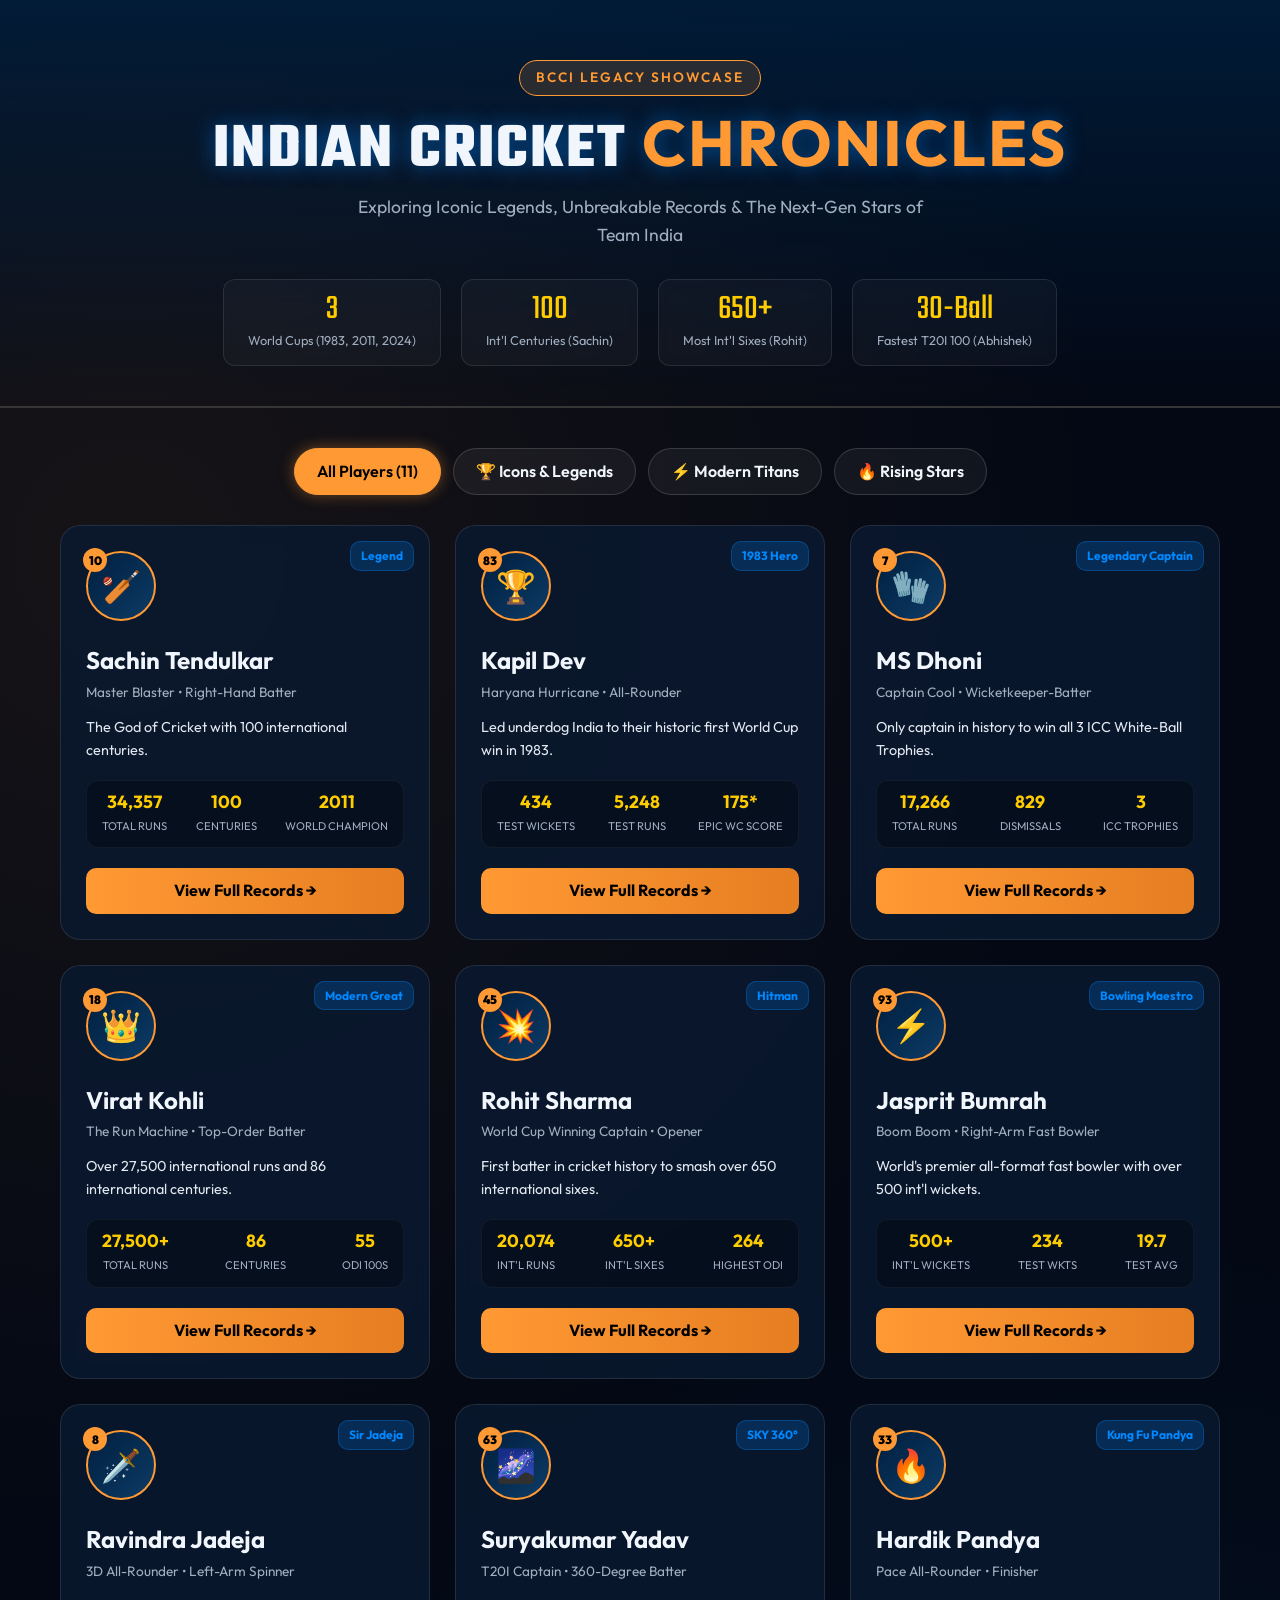
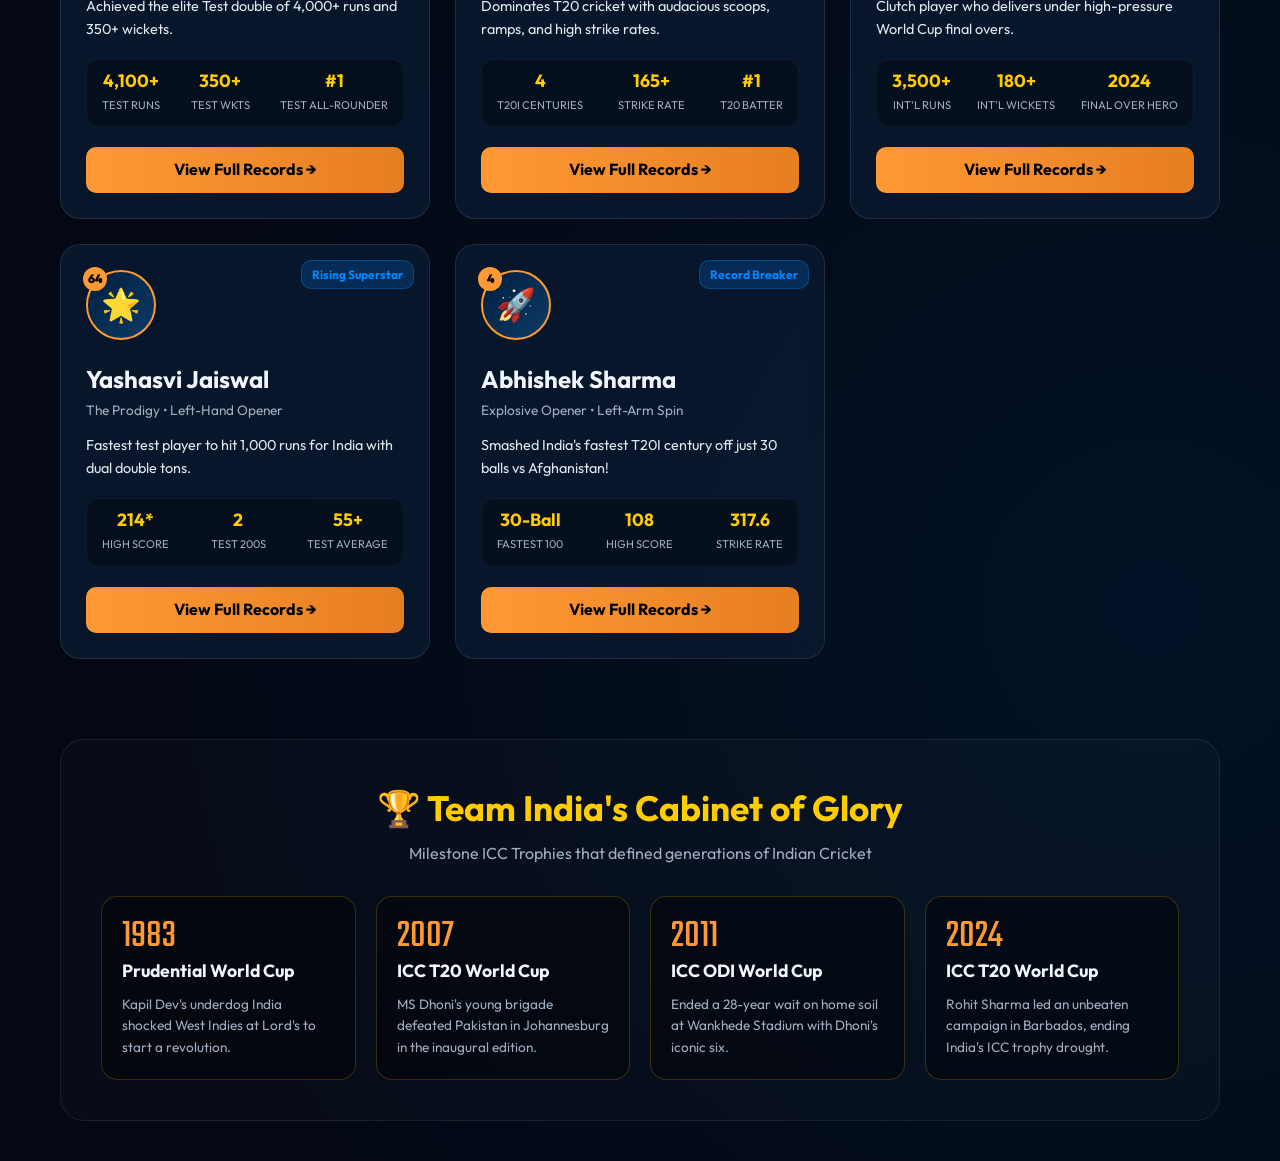
<file: index.html>
<!DOCTYPE html>
<html lang="en">
<head>
    <meta charset="UTF-8">
    <meta name="viewport" content="width=device-width, initial-scale=1.0">
    <title>Indian Cricket Chronicles | Records & Legends</title>
    <link rel="stylesheet" href="style.css">
    <link href="https://fonts.googleapis.com/css2?family=Outfit:wght@300;400;600;800;900&family=Teko:wght@600;700&display=swap" rel="stylesheet">
</head>
<body>

    <!-- Header / Banner -->
    <header class="header">
        <div class="stadium-lights"></div>
        <div class="container header-content">
            <div class="badge">BCCI Legacy Showcase</div>
            <h1>INDIAN CRICKET <span>CHRONICLES</span></h1>
            <p>Exploring Iconic Legends, Unbreakable Records & The Next-Gen Stars of Team India</p>
            
            <div class="stats-counter-strip">
                <div class="stat-box">
                    <span class="num">3</span>
                    <span class="lbl">World Cups (1983, 2011, 2024)</span>
                </div>
                <div class="stat-box">
                    <span class="num">100</span>
                    <span class="lbl">Int'l Centuries (Sachin)</span>
                </div>
                <div class="stat-box">
                    <span class="num">650+</span>
                    <span class="lbl">Most Int'l Sixes (Rohit)</span>
                </div>
                <div class="stat-box">
                    <span class="num">30-Ball</span>
                    <span class="lbl">Fastest T20I 100 (Abhishek)</span>
                </div>
            </div>
        </div>
    </header>

    <!-- Main Container -->
    <main class="container">

        <!-- Category Filters (Pure CSS Radio Buttons) -->
        <div class="filter-wrapper">
            <input type="radio" id="filter-all" name="cricket-filter" checked>
            <input type="radio" id="filter-legend" name="cricket-filter">
            <input type="radio" id="filter-modern" name="cricket-filter">
            <input type="radio" id="filter-future" name="cricket-filter">

            <div class="filter-buttons">
                <label for="filter-all" class="filter-btn">All Players (11)</label>
                <label for="filter-legend" class="filter-btn">🏆 Icons & Legends</label>
                <label for="filter-modern" class="filter-btn">⚡ Modern Titans</label>
                <label for="filter-future" class="filter-btn">🔥 Rising Stars</label>
            </div>

            <!-- Player Grid -->
            <div class="player-grid">

                <!-- Player 1: Sachin Tendulkar -->
                <div class="player-card cat-legend">
                    <div class="card-badge">Legend</div>
                    <div class="avatar-box">
                        <div class="jersey-num">10</div>
                        <div class="avatar-icon">🏏</div>
                    </div>
                    <div class="player-info">
                        <h2>Sachin Tendulkar</h2>
                        <span class="role">Master Blaster • Right-Hand Batter</span>
                        <p class="tagline">The God of Cricket with 100 international centuries.</p>
                        <div class="mini-stats">
                            <div><strong>34,357</strong><span>Total Runs</span></div>
                            <div><strong>100</strong><span>Centuries</span></div>
                            <div><strong>2011</strong><span>World Champion</span></div>
                        </div>
                        <a href="#sachin-modal" class="btn-details">View Full Records &rarr;</a>
                    </div>
                </div>

                <!-- Player 2: Kapil Dev -->
                <div class="player-card cat-legend">
                    <div class="card-badge">1983 Hero</div>
                    <div class="avatar-box">
                        <div class="jersey-num">83</div>
                        <div class="avatar-icon">🏆</div>
                    </div>
                    <div class="player-info">
                        <h2>Kapil Dev</h2>
                        <span class="role">Haryana Hurricane • All-Rounder</span>
                        <p class="tagline">Led underdog India to their historic first World Cup win in 1983.</p>
                        <div class="mini-stats">
                            <div><strong>434</strong><span>Test Wickets</span></div>
                            <div><strong>5,248</strong><span>Test Runs</span></div>
                            <div><strong>175*</strong><span>Epic WC Score</span></div>
                        </div>
                        <a href="#kapil-modal" class="btn-details">View Full Records &rarr;</a>
                    </div>
                </div>

                <!-- Player 3: MS Dhoni -->
                <div class="player-card cat-legend">
                    <div class="card-badge">Legendary Captain</div>
                    <div class="avatar-box">
                        <div class="jersey-num">7</div>
                        <div class="avatar-icon">🧤</div>
                    </div>
                    <div class="player-info">
                        <h2>MS Dhoni</h2>
                        <span class="role">Captain Cool • Wicketkeeper-Batter</span>
                        <p class="tagline">Only captain in history to win all 3 ICC White-Ball Trophies.</p>
                        <div class="mini-stats">
                            <div><strong>17,266</strong><span>Total Runs</span></div>
                            <div><strong>829</strong><span>Dismissals</span></div>
                            <div><strong>3</strong><span>ICC Trophies</span></div>
                        </div>
                        <a href="#dhoni-modal" class="btn-details">View Full Records &rarr;</a>
                    </div>
                </div>

                <!-- Player 4: Virat Kohli -->
                <div class="player-card cat-modern">
                    <div class="card-badge">Modern Great</div>
                    <div class="avatar-box">
                        <div class="jersey-num">18</div>
                        <div class="avatar-icon">👑</div>
                    </div>
                    <div class="player-info">
                        <h2>Virat Kohli</h2>
                        <span class="role">The Run Machine • Top-Order Batter</span>
                        <p class="tagline">Over 27,500 international runs and 86 international centuries.</p>
                        <div class="mini-stats">
                            <div><strong>27,500+</strong><span>Total Runs</span></div>
                            <div><strong>86</strong><span>Centuries</span></div>
                            <div><strong>55</strong><span>ODI 100s</span></div>
                        </div>
                        <a href="#virat-modal" class="btn-details">View Full Records &rarr;</a>
                    </div>
                </div>

                <!-- Player 5: Rohit Sharma -->
                <div class="player-card cat-modern">
                    <div class="card-badge">Hitman</div>
                    <div class="avatar-box">
                        <div class="jersey-num">45</div>
                        <div class="avatar-icon">💥</div>
                    </div>
                    <div class="player-info">
                        <h2>Rohit Sharma</h2>
                        <span class="role">World Cup Winning Captain • Opener</span>
                        <p class="tagline">First batter in cricket history to smash over 650 international sixes.</p>
                        <div class="mini-stats">
                            <div><strong>20,074</strong><span>Int'l Runs</span></div>
                            <div><strong>650+</strong><span>Int'l Sixes</span></div>
                            <div><strong>264</strong><span>Highest ODI</span></div>
                        </div>
                        <a href="#rohit-modal" class="btn-details">View Full Records &rarr;</a>
                    </div>
                </div>

                <!-- Player 6: Jasprit Bumrah -->
                <div class="player-card cat-modern">
                    <div class="card-badge">Bowling Maestro</div>
                    <div class="avatar-box">
                        <div class="jersey-num">93</div>
                        <div class="avatar-icon">⚡</div>
                    </div>
                    <div class="player-info">
                        <h2>Jasprit Bumrah</h2>
                        <span class="role">Boom Boom • Right-Arm Fast Bowler</span>
                        <p class="tagline">World's premier all-format fast bowler with over 500 int'l wickets.</p>
                        <div class="mini-stats">
                            <div><strong>500+</strong><span>Int'l Wickets</span></div>
                            <div><strong>234</strong><span>Test Wkts</span></div>
                            <div><strong>19.7</strong><span>Test Avg</span></div>
                        </div>
                        <a href="#bumrah-modal" class="btn-details">View Full Records &rarr;</a>
                    </div>
                </div>

                <!-- Player 7: Ravindra Jadeja -->
                <div class="player-card cat-modern">
                    <div class="card-badge">Sir Jadeja</div>
                    <div class="avatar-box">
                        <div class="jersey-num">8</div>
                        <div class="avatar-icon">🗡️</div>
                    </div>
                    <div class="player-info">
                        <h2>Ravindra Jadeja</h2>
                        <span class="role">3D All-Rounder • Left-Arm Spinner</span>
                        <p class="tagline">Achieved the elite Test double of 4,000+ runs and 350+ wickets.</p>
                        <div class="mini-stats">
                            <div><strong>4,100+</strong><span>Test Runs</span></div>
                            <div><strong>350+</strong><span>Test Wkts</span></div>
                            <div><strong>#1</strong><span>Test All-Rounder</span></div>
                        </div>
                        <a href="#jadeja-modal" class="btn-details">View Full Records &rarr;</a>
                    </div>
                </div>

                <!-- Player 8: Suryakumar Yadav -->
                <div class="player-card cat-modern">
                    <div class="card-badge">SKY 360°</div>
                    <div class="avatar-box">
                        <div class="jersey-num">63</div>
                        <div class="avatar-icon">🌌</div>
                    </div>
                    <div class="player-info">
                        <h2>Suryakumar Yadav</h2>
                        <span class="role">T20I Captain • 360-Degree Batter</span>
                        <p class="tagline">Dominates T20 cricket with audacious scoops, ramps, and high strike rates.</p>
                        <div class="mini-stats">
                            <div><strong>4</strong><span>T20I Centuries</span></div>
                            <div><strong>165+</strong><span>Strike Rate</span></div>
                            <div><strong>#1</strong><span>T20 Batter</span></div>
                        </div>
                        <a href="#sky-modal" class="btn-details">View Full Records &rarr;</a>
                    </div>
                </div>

                <!-- Player 9: Hardik Pandya -->
                <div class="player-card cat-modern">
                    <div class="card-badge">Kung Fu Pandya</div>
                    <div class="avatar-box">
                        <div class="jersey-num">33</div>
                        <div class="avatar-icon">🔥</div>
                    </div>
                    <div class="player-info">
                        <h2>Hardik Pandya</h2>
                        <span class="role">Pace All-Rounder • Finisher</span>
                        <p class="tagline">Clutch player who delivers under high-pressure World Cup final overs.</p>
                        <div class="mini-stats">
                            <div><strong>3,500+</strong><span>Int'l Runs</span></div>
                            <div><strong>180+</strong><span>Int'l Wickets</span></div>
                            <div><strong>2024</strong><span>Final Over Hero</span></div>
                        </div>
                        <a href="#hardik-modal" class="btn-details">View Full Records &rarr;</a>
                    </div>
                </div>

                <!-- Player 10: Yashasvi Jaiswal -->
                <div class="player-card cat-future">
                    <div class="card-badge">Rising Superstar</div>
                    <div class="avatar-box">
                        <div class="jersey-num">64</div>
                        <div class="avatar-icon">🌟</div>
                    </div>
                    <div class="player-info">
                        <h2>Yashasvi Jaiswal</h2>
                        <span class="role">The Prodigy • Left-Hand Opener</span>
                        <p class="tagline">Fastest test player to hit 1,000 runs for India with dual double tons.</p>
                        <div class="mini-stats">
                            <div><strong>214*</strong><span>High Score</span></div>
                            <div><strong>2</strong><span>Test 200s</span></div>
                            <div><strong>55+</strong><span>Test Average</span></div>
                        </div>
                        <a href="#yashasvi-modal" class="btn-details">View Full Records &rarr;</a>
                    </div>
                </div>

                <!-- Player 11: Abhishek Sharma -->
                <div class="player-card cat-future">
                    <div class="card-badge">Record Breaker</div>
                    <div class="avatar-box">
                        <div class="jersey-num">4</div>
                        <div class="avatar-icon">🚀</div>
                    </div>
                    <div class="player-info">
                        <h2>Abhishek Sharma</h2>
                        <span class="role">Explosive Opener • Left-Arm Spin</span>
                        <p class="tagline">Smashed India's fastest T20I century off just 30 balls vs Afghanistan!</p>
                        <div class="mini-stats">
                            <div><strong>30-Ball</strong><span>Fastest 100</span></div>
                            <div><strong>108</strong><span>High Score</span></div>
                            <div><strong>317.6</strong><span>Strike Rate</span></div>
                        </div>
                        <a href="#abhishek-modal" class="btn-details">View Full Records &rarr;</a>
                    </div>
                </div>

            </div>
        </div>

        <!-- Major Trophy Records Section -->
        <section class="trophy-section">
            <h2>🏆 Team India's Cabinet of Glory</h2>
            <p>Milestone ICC Trophies that defined generations of Indian Cricket</p>
            
            <div class="trophy-grid">
                <div class="trophy-card">
                    <div class="year">1983</div>
                    <h3>Prudential World Cup</h3>
                    <p>Kapil Dev's underdog India shocked West Indies at Lord's to start a revolution.</p>
                </div>
                <div class="trophy-card">
                    <div class="year">2007</div>
                    <h3>ICC T20 World Cup</h3>
                    <p>MS Dhoni's young brigade defeated Pakistan in Johannesburg in the inaugural edition.</p>
                </div>
                <div class="trophy-card">
                    <div class="year">2011</div>
                    <h3>ICC ODI World Cup</h3>
                    <p>Ended a 28-year wait on home soil at Wankhede Stadium with Dhoni's iconic six.</p>
                </div>
                <div class="trophy-card">
                    <div class="year">2024</div>
                    <h3>ICC T20 World Cup</h3>
                    <p>Rohit Sharma led an unbeaten campaign in Barbados, ending India's ICC trophy drought.</p>
                </div>
            </div>
        </section>

    </main>

    <!-- PURE CSS MODAL DIALOGS -->

    <!-- Modal: Sachin -->
    <div id="sachin-modal" class="modal-overlay">
        <div class="modal-box">
            <a href="#" class="modal-close">&times;</a>
            <div class="modal-header">
                <h2>Sachin Ramesh Tendulkar</h2>
                <span class="sub">The Master Blaster (1989 - 2013)</span>
            </div>
            <div class="modal-body">
                <h3>Unbreakable Records:</h3>
                <ul class="records-list">
                    <li>Most international runs in history: <strong>34,357 Runs</strong></li>
                    <li>Only cricketer with <strong>100 International Centuries</strong> (51 Test + 49 ODI)</li>
                    <li>First player to score a double century in ODI cricket (200* vs SA in 2010)</li>
                    <li>Most matches played in Cricket History: 200 Tests & 463 ODIs</li>
                </ul>
                <div class="quote-box">"I have seen God, he bats at no. 4 for India." – Matthew Hayden</div>
            </div>
        </div>
    </div>

    <!-- Modal: Kapil Dev -->
    <div id="kapil-modal" class="modal-overlay">
        <div class="modal-box">
            <a href="#" class="modal-close">&times;</a>
            <div class="modal-header">
                <h2>Kapil Dev Nikhanj</h2>
                <span class="sub">Haryana Hurricane (1978 - 1994)</span>
            </div>
            <div class="modal-body">
                <h3>Unbreakable Records:</h3>
                <ul class="records-list">
                    <li>Only player in cricket history to combine <strong>4,000+ Test runs and 400+ Test wickets</strong>.</li>
                    <li>Youngest captain to win an ODI World Cup (Age 24 in 1983).</li>
                    <li>Legendary 175* against Zimbabwe after India was down 17/5 in 1983 World Cup.</li>
                </ul>
                <div class="quote-box">"When you have to make a choice and don't make it, that is in itself a choice."</div>
            </div>
        </div>
    </div>

    <!-- Modal: Dhoni -->
    <div id="dhoni-modal" class="modal-overlay">
        <div class="modal-box">
            <a href="#" class="modal-close">&times;</a>
            <div class="modal-header">
                <h2>Mahendra Singh Dhoni</h2>
                <span class="sub">Captain Cool (2004 - 2019)</span>
            </div>
            <div class="modal-body">
                <h3>Unbreakable Records:</h3>
                <ul class="records-list">
                    <li>Only captain to win <strong>T20 World Cup (2007)</strong>, <strong>ODI World Cup (2011)</strong>, and <strong>Champions Trophy (2013)</strong>.</li>
                    <li>Fastest stumping record in international cricket: <strong>0.08 seconds</strong>.</li>
                    <li>Most matches as captain in international cricket: <strong>332 matches</strong>.</li>
                </ul>
                <div class="quote-box">"Dhoni finishes off in style. India lift the World Cup after 28 years!" – Ravi Shastri</div>
            </div>
        </div>
    </div>

    <!-- Modal: Virat -->
    <div id="virat-modal" class="modal-overlay">
        <div class="modal-box">
            <a href="#" class="modal-close">&times;</a>
            <div class="modal-header">
                <h2>Virat Kohli</h2>
                <span class="sub">The King (2008 - Present)</span>
            </div>
            <div class="modal-body">
                <h3>Updated Career Records:</h3>
                <ul class="records-list">
                    <li><strong>86 International Centuries</strong> (55 ODI + 29 Test + 1 T20I + 1 Latest).</li>
                    <li>Crossed <strong>15,000 ODI runs</strong> and <strong>27,500+ total international runs</strong>.</li>
                    <li>Most runs in a single ODI World Cup edition: <strong>765 runs (2023 World Cup)</strong>.</li>
                </ul>
                <div class="quote-box">"As long as Virat Kohli is at the crease, no chase is impossible."</div>
            </div>
        </div>
    </div>

    <!-- Modal: Rohit -->
    <div id="rohit-modal" class="modal-overlay">
        <div class="modal-box">
            <a href="#" class="modal-close">&times;</a>
            <div class="modal-header">
                <h2>Rohit Gurunath Sharma</h2>
                <span class="sub">The Hitman (2007 - Present)</span>
            </div>
            <div class="modal-body">
                <h3>Updated Career Records:</h3>
                <ul class="records-list">
                    <li>First player in international cricket to reach <strong>650+ Sixes</strong>.</li>
                    <li>Highest individual score in ODI history: <strong>264 runs vs Sri Lanka</strong>.</li>
                    <li>Crossed <strong>20,000 International Runs</strong> with 50 international centuries.</li>
                </ul>
                <div class="quote-box">"When Rohit Sharma gets going, time seems to stop."</div>
            </div>
        </div>
    </div>

    <!-- Modal: Bumrah -->
    <div id="bumrah-modal" class="modal-overlay">
        <div class="modal-box">
            <a href="#" class="modal-close">&times;</a>
            <div class="modal-header">
                <h2>Jasprit Jasbirsingh Bumrah</h2>
                <span class="sub">The Yorker King (2016 - Present)</span>
            </div>
            <div class="modal-body">
                <h3>Updated Career Records:</h3>
                <ul class="records-list">
                    <li>Crossed <strong>500+ International Wickets</strong> across Test, ODI, and T20Is.</li>
                    <li>234 Test wickets with an astonishing bowling average of 19.7.</li>
                    <li>Player of the Tournament in 2024 T20 World Cup.</li>
                </ul>
                <div class="quote-box">"Jasprit Bumrah is a once-in-a-generation bowler."</div>
            </div>
        </div>
    </div>

    <!-- Modal: Jadeja -->
    <div id="jadeja-modal" class="modal-overlay">
        <div class="modal-box">
            <a href="#" class="modal-close">&times;</a>
            <div class="modal-header">
                <h2>Ravindrasinh Anirudhsinh Jadeja</h2>
                <span class="sub">Sir Jadeja (2009 - Present)</span>
            </div>
            <div class="modal-body">
                <h3>Updated Career Records:</h3>
                <ul class="records-list">
                    <li>Became only the 4th cricketer in history to achieve <strong>4,000+ Test Runs & 350+ Test Wickets</strong>.</li>
                    <li>Consistently ranked ICC #1 Test All-Rounder in world cricket.</li>
                    <li>Scored 37 runs in a single IPL over (joint-most in league history).</li>
                </ul>
                <div class="quote-box">"Do not run on Ravindra Jadeja's arm, ever."</div>
            </div>
        </div>
    </div>

    <!-- Modal: SKY -->
    <div id="sky-modal" class="modal-overlay">
        <div class="modal-box">
            <a href="#" class="modal-close">&times;</a>
            <div class="modal-header">
                <h2>Suryakumar Ashok Yadav</h2>
                <span class="sub">SKY / Mr. 360 (2021 - Present)</span>
            </div>
            <div class="modal-body">
                <h3>Career Records:</h3>
                <ul class="records-list">
                    <li>Fastest to reach 1,500 T20I runs in terms of balls faced (1,029 balls).</li>
                    <li>4 T20I centuries scored from positions lower than opening batter.</li>
                    <li>Took the iconic boundary catch of David Miller in the 2024 T20 World Cup Final.</li>
                </ul>
                <div class="quote-box">"Sky has no limit, and neither does Suryakumar Yadav."</div>
            </div>
        </div>
    </div>

    <!-- Modal: Hardik -->
    <div id="hardik-modal" class="modal-overlay">
        <div class="modal-box">
            <a href="#" class="modal-close">&times;</a>
            <div class="modal-header">
                <h2>Hardik Himanshu Pandya</h2>
                <span class="sub">Kung Fu Pandya (2016 - Present)</span>
            </div>
            <div class="modal-body">
                <h3>Career Records:</h3>
                <ul class="records-list">
                    <li>Defended 16 runs in the final over of the 2024 T20 World Cup Final against South Africa.</li>
                    <li>First Indian player to hit 50 runs and take 4 wickets in a single T20I match.</li>
                </ul>
                <div class="quote-box">"I like taking responsibility when the situation is tough."</div>
            </div>
        </div>
    </div>

    <!-- Modal: Yashasvi -->
    <div id="yashasvi-modal" class="modal-overlay">
        <div class="modal-box">
            <a href="#" class="modal-close">&times;</a>
            <div class="modal-header">
                <h2>Yashasvi Jaiswal</h2>
                <span class="sub">Next-Gen Wonder (2023 - Present)</span>
            </div>
            <div class="modal-body">
                <h3>Career Records:</h3>
                <ul class="records-list">
                    <li>Scored back-to-back double centuries in a Test series against England.</li>
                    <li>Fastest 50 in IPL history off just 13 balls.</li>
                    <li>Equalized the world record for most sixes in a Test innings (12 Sixes).</li>
                </ul>
                <div class="quote-box">"From selling pani-puri to dominating Test cricket, Yashasvi is pure inspiration."</div>
            </div>
        </div>
    </div>

    <!-- Modal: Abhishek Sharma -->
    <div id="abhishek-modal" class="modal-overlay">
        <div class="modal-box">
            <a href="#" class="modal-close">&times;</a>
            <div class="modal-header">
                <h2>Abhishek Sharma</h2>
                <span class="sub">Fearless Power-Hitter (2024 - Present)</span>
            </div>
            <div class="modal-body">
                <h3>Record-Breaking Milestone:</h3>
                <ul class="records-list">
                    <li>Smashed the <strong>fastest T20I century by an Indian (30 balls)</strong> vs Afghanistan, breaking Rohit Sharma's 35-ball record.</li>
                    <li>Fastest T20I hundred by any batter representing an <strong>ICC Full Member nation</strong>.</li>
                    <li>Scored 108 off 34 balls with 9 fours and 11 sixes at a strike rate of 317.65.</li>
                    <li>Highest individual score in the powerplay in men's T20Is (76* off 22 balls).</li>
                </ul>
                <div class="quote-box">"I just hit the ball if it is in my zone, simple as that."</div>
            </div>
        </div>
    </div>
</file>
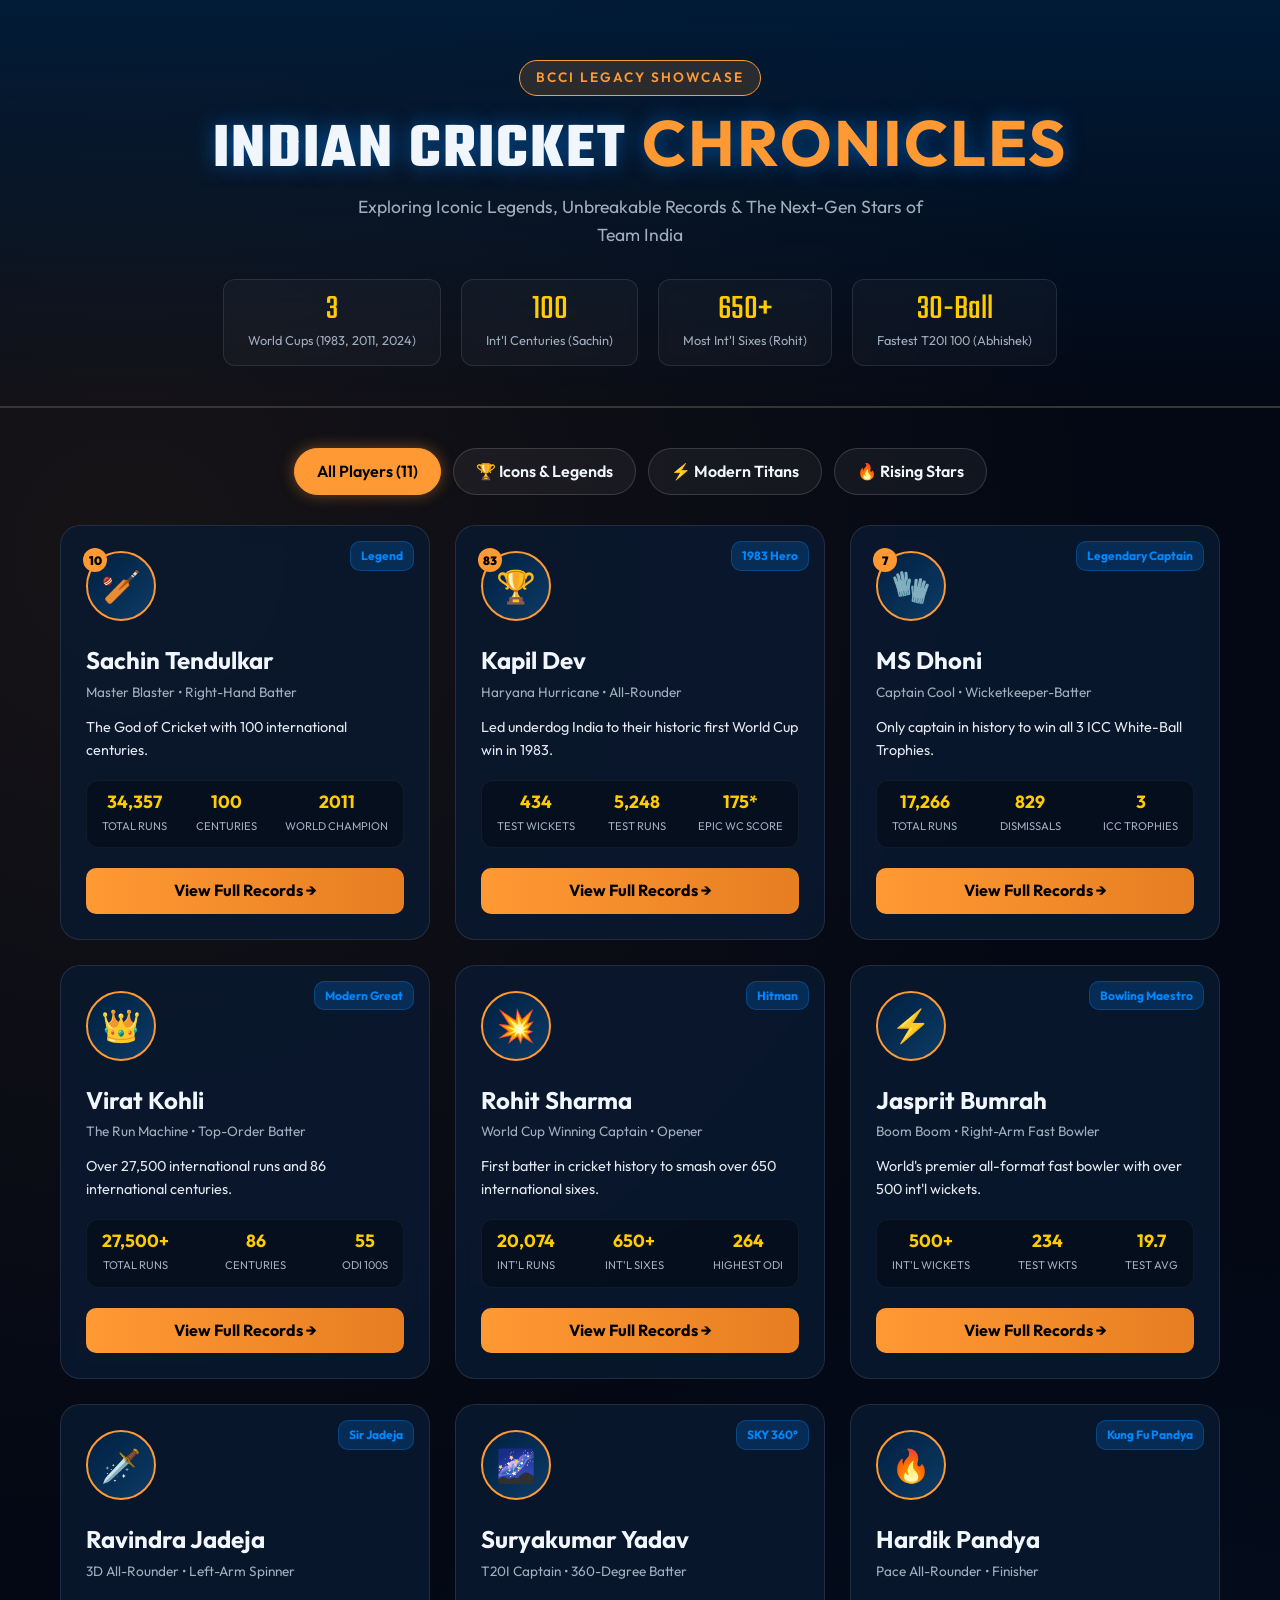
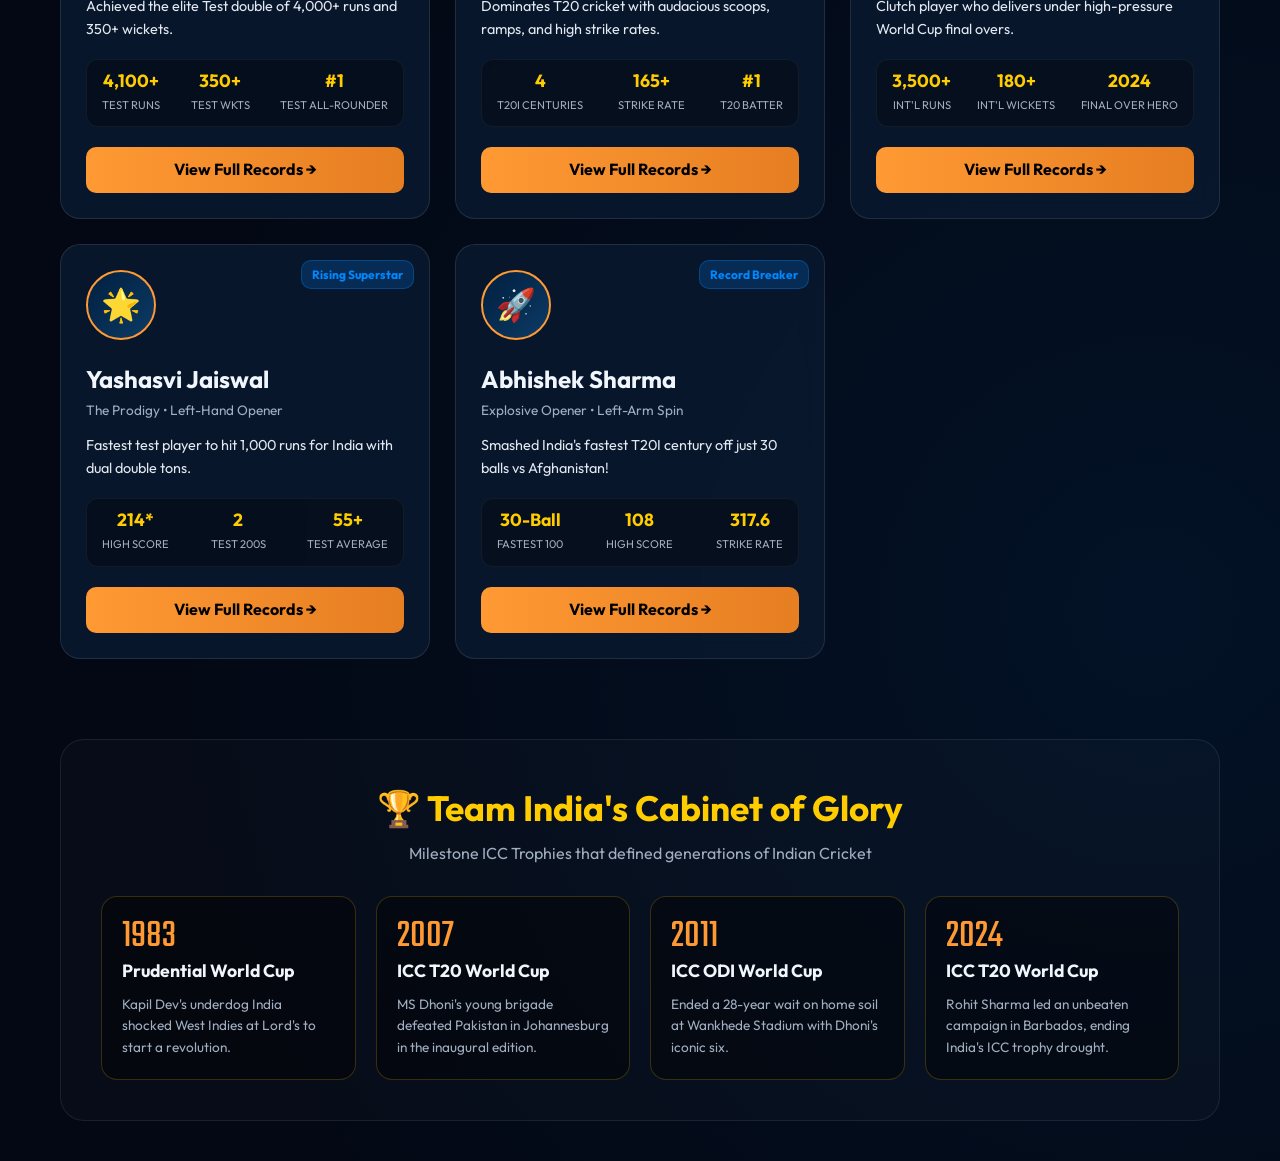
<file: HDML/project_2.html>
<!DOCTYPE html>
<html lang="en">
<head>
    <meta charset="UTF-8">
    <meta name="viewport" content="width=device-width, initial-scale=1.0">
    <title>Indian Cricket Chronicles | Records & Legends</title>
    <link rel="stylesheet" href="project_2.css">
    <link href="https://fonts.googleapis.com/css2?family=Outfit:wght@300;400;600;800;900&family=Teko:wght@600;700&display=swap" rel="stylesheet">
</head>
<body>

    <!-- Header / Banner -->
    <header class="header">
        <div class="stadium-lights"></div>
        <div class="container header-content">
            <div class="badge">BCCI Legacy Showcase</div>
            <h1>INDIAN CRICKET <span>CHRONICLES</span></h1>
            <p>Exploring Iconic Legends, Unbreakable Records & The Next-Gen Stars of Team India</p>
            
            <div class="stats-counter-strip">
                <div class="stat-box">
                    <span class="num">3</span>
                    <span class="lbl">World Cups (1983, 2011, 2024)</span>
                </div>
                <div class="stat-box">
                    <span class="num">100</span>
                    <span class="lbl">Int'l Centuries (Sachin)</span>
                </div>
                <div class="stat-box">
                    <span class="num">650+</span>
                    <span class="lbl">Most Int'l Sixes (Rohit)</span>
                </div>
                <div class="stat-box">
                    <span class="num">30-Ball</span>
                    <span class="lbl">Fastest T20I 100 (Abhishek)</span>
                </div>
            </div>
        </div>
    </header>

    <!-- Main Container -->
    <main class="container">

        <!-- Category Filters (Pure CSS Radio Buttons) -->
        <div class="filter-wrapper">
            <input type="radio" id="filter-all" name="cricket-filter" checked>
            <input type="radio" id="filter-legend" name="cricket-filter">
            <input type="radio" id="filter-modern" name="cricket-filter">
            <input type="radio" id="filter-future" name="cricket-filter">

            <div class="filter-buttons">
                <label for="filter-all" class="filter-btn">All Players (11)</label>
                <label for="filter-legend" class="filter-btn">🏆 Icons & Legends</label>
                <label for="filter-modern" class="filter-btn">⚡ Modern Titans</label>
                <label for="filter-future" class="filter-btn">🔥 Rising Stars</label>
            </div>

            <!-- Player Grid -->
            <div class="player-grid">

                <!-- Player 1: Sachin Tendulkar -->
                <div class="player-card cat-legend">
                    <div class="card-badge">Legend</div>
                    <div class="avatar-box">
                        <div class="jersey-num">10</div>
                        <div class="avatar-icon">🏏</div>
                    </div>
                    <div class="player-info">
                        <h2>Sachin Tendulkar</h2>
                        <span class="role">Master Blaster • Right-Hand Batter</span>
                        <p class="tagline">The God of Cricket with 100 international centuries.</p>
                        <div class="mini-stats">
                            <div><strong>34,357</strong><span>Total Runs</span></div>
                            <div><strong>100</strong><span>Centuries</span></div>
                            <div><strong>2011</strong><span>World Champion</span></div>
                        </div>
                        <a href="#sachin-modal" class="btn-details">View Full Records &rarr;</a>
                    </div>
                </div>

                <!-- Player 2: Kapil Dev -->
                <div class="player-card cat-legend">
                    <div class="card-badge">1983 Hero</div>
                    <div class="avatar-box">
                        <div class="jersey-num">83</div>
                        <div class="avatar-icon">🏆</div>
                    </div>
                    <div class="player-info">
                        <h2>Kapil Dev</h2>
                        <span class="role">Haryana Hurricane • All-Rounder</span>
                        <p class="tagline">Led underdog India to their historic first World Cup win in 1983.</p>
                        <div class="mini-stats">
                            <div><strong>434</strong><span>Test Wickets</span></div>
                            <div><strong>5,248</strong><span>Test Runs</span></div>
                            <div><strong>175*</strong><span>Epic WC Score</span></div>
                        </div>
                        <a href="#kapil-modal" class="btn-details">View Full Records &rarr;</a>
                    </div>
                </div>

                <!-- Player 3: MS Dhoni -->
                <div class="player-card cat-legend">
                    <div class="card-badge">Legendary Captain</div>
                    <div class="avatar-box">
                        <div class="jersey-num">7</div>
                        <div class="avatar-icon">🧤</div>
                    </div>
                    <div class="player-info">
                        <h2>MS Dhoni</h2>
                        <span class="role">Captain Cool • Wicketkeeper-Batter</span>
                        <p class="tagline">Only captain in history to win all 3 ICC White-Ball Trophies.</p>
                        <div class="mini-stats">
                            <div><strong>17,266</strong><span>Total Runs</span></div>
                            <div><strong>829</strong><span>Dismissals</span></div>
                            <div><strong>3</strong><span>ICC Trophies</span></div>
                        </div>
                        <a href="#dhoni-modal" class="btn-details">View Full Records &rarr;</a>
                    </div>
                </div>

                <!-- Player 4: Virat Kohli -->
                <div class="player-card cat-modern">
                    <div class="card-badge">Modern Great</div>
                    <div class="avatar-box">
                        <div class="jersey-num">18</div>
                        <div class="avatar-icon">👑</div>
                    </div>
                    <div class="player-info">
                        <h2>Virat Kohli</h2>
                        <span class="role">The Run Machine • Top-Order Batter</span>
                        <p class="tagline">Over 27,500 international runs and 86 international centuries.</p>
                        <div class="mini-stats">
                            <div><strong>27,500+</strong><span>Total Runs</span></div>
                            <div><strong>86</strong><span>Centuries</span></div>
                            <div><strong>55</strong><span>ODI 100s</span></div>
                        </div>
                        <a href="#virat-modal" class="btn-details">View Full Records &rarr;</a>
                    </div>
                </div>

                <!-- Player 5: Rohit Sharma -->
                <div class="player-card cat-modern">
                    <div class="card-badge">Hitman</div>
                    <div class="avatar-box">
                        <div class="jersey-num">45</div>
                        <div class="avatar-icon">💥</div>
                    </div>
                    <div class="player-info">
                        <h2>Rohit Sharma</h2>
                        <span class="role">World Cup Winning Captain • Opener</span>
                        <p class="tagline">First batter in cricket history to smash over 650 international sixes.</p>
                        <div class="mini-stats">
                            <div><strong>20,074</strong><span>Int'l Runs</span></div>
                            <div><strong>650+</strong><span>Int'l Sixes</span></div>
                            <div><strong>264</strong><span>Highest ODI</span></div>
                        </div>
                        <a href="#rohit-modal" class="btn-details">View Full Records &rarr;</a>
                    </div>
                </div>

                <!-- Player 6: Jasprit Bumrah -->
                <div class="player-card cat-modern">
                    <div class="card-badge">Bowling Maestro</div>
                    <div class="avatar-box">
                        <div class="jersey-num">93</div>
                        <div class="avatar-icon">⚡</div>
                    </div>
                    <div class="player-info">
                        <h2>Jasprit Bumrah</h2>
                        <span class="role">Boom Boom • Right-Arm Fast Bowler</span>
                        <p class="tagline">World's premier all-format fast bowler with over 500 int'l wickets.</p>
                        <div class="mini-stats">
                            <div><strong>500+</strong><span>Int'l Wickets</span></div>
                            <div><strong>234</strong><span>Test Wkts</span></div>
                            <div><strong>19.7</strong><span>Test Avg</span></div>
                        </div>
                        <a href="#bumrah-modal" class="btn-details">View Full Records &rarr;</a>
                    </div>
                </div>

                <!-- Player 7: Ravindra Jadeja -->
                <div class="player-card cat-modern">
                    <div class="card-badge">Sir Jadeja</div>
                    <div class="avatar-box">
                        <div class="jersey-num">8</div>
                        <div class="avatar-icon">🗡️</div>
                    </div>
                    <div class="player-info">
                        <h2>Ravindra Jadeja</h2>
                        <span class="role">3D All-Rounder • Left-Arm Spinner</span>
                        <p class="tagline">Achieved the elite Test double of 4,000+ runs and 350+ wickets.</p>
                        <div class="mini-stats">
                            <div><strong>4,100+</strong><span>Test Runs</span></div>
                            <div><strong>350+</strong><span>Test Wkts</span></div>
                            <div><strong>#1</strong><span>Test All-Rounder</span></div>
                        </div>
                        <a href="#jadeja-modal" class="btn-details">View Full Records &rarr;</a>
                    </div>
                </div>

                <!-- Player 8: Suryakumar Yadav -->
                <div class="player-card cat-modern">
                    <div class="card-badge">SKY 360°</div>
                    <div class="avatar-box">
                        <div class="jersey-num">63</div>
                        <div class="avatar-icon">🌌</div>
                    </div>
                    <div class="player-info">
                        <h2>Suryakumar Yadav</h2>
                        <span class="role">T20I Captain • 360-Degree Batter</span>
                        <p class="tagline">Dominates T20 cricket with audacious scoops, ramps, and high strike rates.</p>
                        <div class="mini-stats">
                            <div><strong>4</strong><span>T20I Centuries</span></div>
                            <div><strong>165+</strong><span>Strike Rate</span></div>
                            <div><strong>#1</strong><span>T20 Batter</span></div>
                        </div>
                        <a href="#sky-modal" class="btn-details">View Full Records &rarr;</a>
                    </div>
                </div>

                <!-- Player 9: Hardik Pandya -->
                <div class="player-card cat-modern">
                    <div class="card-badge">Kung Fu Pandya</div>
                    <div class="avatar-box">
                        <div class="jersey-num">33</div>
                        <div class="avatar-icon">🔥</div>
                    </div>
                    <div class="player-info">
                        <h2>Hardik Pandya</h2>
                        <span class="role">Pace All-Rounder • Finisher</span>
                        <p class="tagline">Clutch player who delivers under high-pressure World Cup final overs.</p>
                        <div class="mini-stats">
                            <div><strong>3,500+</strong><span>Int'l Runs</span></div>
                            <div><strong>180+</strong><span>Int'l Wickets</span></div>
                            <div><strong>2024</strong><span>Final Over Hero</span></div>
                        </div>
                        <a href="#hardik-modal" class="btn-details">View Full Records &rarr;</a>
                    </div>
                </div>

                <!-- Player 10: Yashasvi Jaiswal -->
                <div class="player-card cat-future">
                    <div class="card-badge">Rising Superstar</div>
                    <div class="avatar-box">
                        <div class="jersey-num">64</div>
                        <div class="avatar-icon">🌟</div>
                    </div>
                    <div class="player-info">
                        <h2>Yashasvi Jaiswal</h2>
                        <span class="role">The Prodigy • Left-Hand Opener</span>
                        <p class="tagline">Fastest test player to hit 1,000 runs for India with dual double tons.</p>
                        <div class="mini-stats">
                            <div><strong>214*</strong><span>High Score</span></div>
                            <div><strong>2</strong><span>Test 200s</span></div>
                            <div><strong>55+</strong><span>Test Average</span></div>
                        </div>
                        <a href="#yashasvi-modal" class="btn-details">View Full Records &rarr;</a>
                    </div>
                </div>

                <!-- Player 11: Abhishek Sharma -->
                <div class="player-card cat-future">
                    <div class="card-badge">Record Breaker</div>
                    <div class="avatar-box">
                        <div class="jersey-num">4</div>
                        <div class="avatar-icon">🚀</div>
                    </div>
                    <div class="player-info">
                        <h2>Abhishek Sharma</h2>
                        <span class="role">Explosive Opener • Left-Arm Spin</span>
                        <p class="tagline">Smashed India's fastest T20I century off just 30 balls vs Afghanistan!</p>
                        <div class="mini-stats">
                            <div><strong>30-Ball</strong><span>Fastest 100</span></div>
                            <div><strong>108</strong><span>High Score</span></div>
                            <div><strong>317.6</strong><span>Strike Rate</span></div>
                        </div>
                        <a href="#abhishek-modal" class="btn-details">View Full Records &rarr;</a>
                    </div>
                </div>

            </div>
        </div>

        <!-- Major Trophy Records Section -->
        <section class="trophy-section">
            <h2>🏆 Team India's Cabinet of Glory</h2>
            <p>Milestone ICC Trophies that defined generations of Indian Cricket</p>
            
            <div class="trophy-grid">
                <div class="trophy-card">
                    <div class="year">1983</div>
                    <h3>Prudential World Cup</h3>
                    <p>Kapil Dev's underdog India shocked West Indies at Lord's to start a revolution.</p>
                </div>
                <div class="trophy-card">
                    <div class="year">2007</div>
                    <h3>ICC T20 World Cup</h3>
                    <p>MS Dhoni's young brigade defeated Pakistan in Johannesburg in the inaugural edition.</p>
                </div>
                <div class="trophy-card">
                    <div class="year">2011</div>
                    <h3>ICC ODI World Cup</h3>
                    <p>Ended a 28-year wait on home soil at Wankhede Stadium with Dhoni's iconic six.</p>
                </div>
                <div class="trophy-card">
                    <div class="year">2024</div>
                    <h3>ICC T20 World Cup</h3>
                    <p>Rohit Sharma led an unbeaten campaign in Barbados, ending India's ICC trophy drought.</p>
                </div>
            </div>
        </section>

    </main>

    <!-- PURE CSS MODAL DIALOGS -->

    <!-- Modal: Sachin -->
    <div id="sachin-modal" class="modal-overlay">
        <div class="modal-box">
            <a href="#" class="modal-close">&times;</a>
            <div class="modal-header">
                <h2>Sachin Ramesh Tendulkar</h2>
                <span class="sub">The Master Blaster (1989 - 2013)</span>
            </div>
            <div class="modal-body">
                <h3>Unbreakable Records:</h3>
                <ul class="records-list">
                    <li>Most international runs in history: <strong>34,357 Runs</strong></li>
                    <li>Only cricketer with <strong>100 International Centuries</strong> (51 Test + 49 ODI)</li>
                    <li>First player to score a double century in ODI cricket (200* vs SA in 2010)</li>
                    <li>Most matches played in Cricket History: 200 Tests & 463 ODIs</li>
                </ul>
                <div class="quote-box">"I have seen God, he bats at no. 4 for India." – Matthew Hayden</div>
            </div>
        </div>
    </div>

    <!-- Modal: Kapil Dev -->
    <div id="kapil-modal" class="modal-overlay">
        <div class="modal-box">
            <a href="#" class="modal-close">&times;</a>
            <div class="modal-header">
                <h2>Kapil Dev Nikhanj</h2>
                <span class="sub">Haryana Hurricane (1978 - 1994)</span>
            </div>
            <div class="modal-body">
                <h3>Unbreakable Records:</h3>
                <ul class="records-list">
                    <li>Only player in cricket history to combine <strong>4,000+ Test runs and 400+ Test wickets</strong>.</li>
                    <li>Youngest captain to win an ODI World Cup (Age 24 in 1983).</li>
                    <li>Legendary 175* against Zimbabwe after India was down 17/5 in 1983 World Cup.</li>
                </ul>
                <div class="quote-box">"When you have to make a choice and don't make it, that is in itself a choice."</div>
            </div>
        </div>
    </div>

    <!-- Modal: Dhoni -->
    <div id="dhoni-modal" class="modal-overlay">
        <div class="modal-box">
            <a href="#" class="modal-close">&times;</a>
            <div class="modal-header">
                <h2>Mahendra Singh Dhoni</h2>
                <span class="sub">Captain Cool (2004 - 2019)</span>
            </div>
            <div class="modal-body">
                <h3>Unbreakable Records:</h3>
                <ul class="records-list">
                    <li>Only captain to win <strong>T20 World Cup (2007)</strong>, <strong>ODI World Cup (2011)</strong>, and <strong>Champions Trophy (2013)</strong>.</li>
                    <li>Fastest stumping record in international cricket: <strong>0.08 seconds</strong>.</li>
                    <li>Most matches as captain in international cricket: <strong>332 matches</strong>.</li>
                </ul>
                <div class="quote-box">"Dhoni finishes off in style. India lift the World Cup after 28 years!" – Ravi Shastri</div>
            </div>
        </div>
    </div>

    <!-- Modal: Virat -->
    <div id="virat-modal" class="modal-overlay">
        <div class="modal-box">
            <a href="#" class="modal-close">&times;</a>
            <div class="modal-header">
                <h2>Virat Kohli</h2>
                <span class="sub">The King (2008 - Present)</span>
            </div>
            <div class="modal-body">
                <h3>Updated Career Records:</h3>
                <ul class="records-list">
                    <li><strong>86 International Centuries</strong> (55 ODI + 29 Test + 1 T20I + 1 Latest).</li>
                    <li>Crossed <strong>15,000 ODI runs</strong> and <strong>27,500+ total international runs</strong>.</li>
                    <li>Most runs in a single ODI World Cup edition: <strong>765 runs (2023 World Cup)</strong>.</li>
                </ul>
                <div class="quote-box">"As long as Virat Kohli is at the crease, no chase is impossible."</div>
            </div>
        </div>
    </div>

    <!-- Modal: Rohit -->
    <div id="rohit-modal" class="modal-overlay">
        <div class="modal-box">
            <a href="#" class="modal-close">&times;</a>
            <div class="modal-header">
                <h2>Rohit Gurunath Sharma</h2>
                <span class="sub">The Hitman (2007 - Present)</span>
            </div>
            <div class="modal-body">
                <h3>Updated Career Records:</h3>
                <ul class="records-list">
                    <li>First player in international cricket to reach <strong>650+ Sixes</strong>.</li>
                    <li>Highest individual score in ODI history: <strong>264 runs vs Sri Lanka</strong>.</li>
                    <li>Crossed <strong>20,000 International Runs</strong> with 50 international centuries.</li>
                </ul>
                <div class="quote-box">"When Rohit Sharma gets going, time seems to stop."</div>
            </div>
        </div>
    </div>

    <!-- Modal: Bumrah -->
    <div id="bumrah-modal" class="modal-overlay">
        <div class="modal-box">
            <a href="#" class="modal-close">&times;</a>
            <div class="modal-header">
                <h2>Jasprit Jasbirsingh Bumrah</h2>
                <span class="sub">The Yorker King (2016 - Present)</span>
            </div>
            <div class="modal-body">
                <h3>Updated Career Records:</h3>
                <ul class="records-list">
                    <li>Crossed <strong>500+ International Wickets</strong> across Test, ODI, and T20Is.</li>
                    <li>234 Test wickets with an astonishing bowling average of 19.7.</li>
                    <li>Player of the Tournament in 2024 T20 World Cup.</li>
                </ul>
                <div class="quote-box">"Jasprit Bumrah is a once-in-a-generation bowler."</div>
            </div>
        </div>
    </div>

    <!-- Modal: Jadeja -->
    <div id="jadeja-modal" class="modal-overlay">
        <div class="modal-box">
            <a href="#" class="modal-close">&times;</a>
            <div class="modal-header">
                <h2>Ravindrasinh Anirudhsinh Jadeja</h2>
                <span class="sub">Sir Jadeja (2009 - Present)</span>
            </div>
            <div class="modal-body">
                <h3>Updated Career Records:</h3>
                <ul class="records-list">
                    <li>Became only the 4th cricketer in history to achieve <strong>4,000+ Test Runs & 350+ Test Wickets</strong>.</li>
                    <li>Consistently ranked ICC #1 Test All-Rounder in world cricket.</li>
                    <li>Scored 37 runs in a single IPL over (joint-most in league history).</li>
                </ul>
                <div class="quote-box">"Do not run on Ravindra Jadeja's arm, ever."</div>
            </div>
        </div>
    </div>

    <!-- Modal: SKY -->
    <div id="sky-modal" class="modal-overlay">
        <div class="modal-box">
            <a href="#" class="modal-close">&times;</a>
            <div class="modal-header">
                <h2>Suryakumar Ashok Yadav</h2>
                <span class="sub">SKY / Mr. 360 (2021 - Present)</span>
            </div>
            <div class="modal-body">
                <h3>Career Records:</h3>
                <ul class="records-list">
                    <li>Fastest to reach 1,500 T20I runs in terms of balls faced (1,029 balls).</li>
                    <li>4 T20I centuries scored from positions lower than opening batter.</li>
                    <li>Took the iconic boundary catch of David Miller in the 2024 T20 World Cup Final.</li>
                </ul>
                <div class="quote-box">"Sky has no limit, and neither does Suryakumar Yadav."</div>
            </div>
        </div>
    </div>

    <!-- Modal: Hardik -->
    <div id="hardik-modal" class="modal-overlay">
        <div class="modal-box">
            <a href="#" class="modal-close">&times;</a>
            <div class="modal-header">
                <h2>Hardik Himanshu Pandya</h2>
                <span class="sub">Kung Fu Pandya (2016 - Present)</span>
            </div>
            <div class="modal-body">
                <h3>Career Records:</h3>
                <ul class="records-list">
                    <li>Defended 16 runs in the final over of the 2024 T20 World Cup Final against South Africa.</li>
                    <li>First Indian player to hit 50 runs and take 4 wickets in a single T20I match.</li>
                </ul>
                <div class="quote-box">"I like taking responsibility when the situation is tough."</div>
            </div>
        </div>
    </div>

    <!-- Modal: Yashasvi -->
    <div id="yashasvi-modal" class="modal-overlay">
        <div class="modal-box">
            <a href="#" class="modal-close">&times;</a>
            <div class="modal-header">
                <h2>Yashasvi Jaiswal</h2>
                <span class="sub">Next-Gen Wonder (2023 - Present)</span>
            </div>
            <div class="modal-body">
                <h3>Career Records:</h3>
                <ul class="records-list">
                    <li>Scored back-to-back double centuries in a Test series against England.</li>
                    <li>Fastest 50 in IPL history off just 13 balls.</li>
                    <li>Equalized the world record for most sixes in a Test innings (12 Sixes).</li>
                </ul>
                <div class="quote-box">"From selling pani-puri to dominating Test cricket, Yashasvi is pure inspiration."</div>
            </div>
        </div>
    </div>

    <!-- Modal: Abhishek Sharma -->
    <div id="abhishek-modal" class="modal-overlay">
        <div class="modal-box">
            <a href="#" class="modal-close">&times;</a>
            <div class="modal-header">
                <h2>Abhishek Sharma</h2>
                <span class="sub">Fearless Power-Hitter (2024 - Present)</span>
            </div>
            <div class="modal-body">
                <h3>Record-Breaking Milestone:</h3>
                <ul class="records-list">
                    <li>Smashed the <strong>fastest T20I century by an Indian (30 balls)</strong> vs Afghanistan, breaking Rohit Sharma's 35-ball record.</li>
                    <li>Fastest T20I hundred by any batter representing an <strong>ICC Full Member nation</strong>.</li>
                    <li>Scored 108 off 34 balls with 9 fours and 11 sixes at a strike rate of 317.65.</li>
                    <li>Highest individual score in the powerplay in men's T20Is (76* off 22 balls).</li>
                </ul>
                <div class="quote-box">"I just hit the ball if it is in my zone, simple as that."</div>
            </div>
        </div>
    </div>
</file>
<file: style.css>
/* CSS Variables & Theme Setup */
:root {
    --saffron: #FF9933;
    --navy-blue: #001f3f;
    --blue-glow: #0088ff;
    --emerald-green: #138808;
    --dark-bg: #030814;
    --card-bg: rgba(10, 25, 47, 0.85);
    --gold: #ffcc00;
    --text-light: #f0f6fc;
    --text-dim: #a0aec0;
}

* {
    box-sizing: border-box;
    margin: 0;
    padding: 0;
    font-family: 'Outfit', sans-serif;
}

body {
    background-color: var(--dark-bg);
    color: var(--text-light);
    line-height: 1.6;
    overflow-x: hidden;
    background-image: 
        radial-gradient(circle at 10% 20%, rgba(255, 153, 51, 0.08) 0%, transparent 40%),
        radial-gradient(circle at 90% 80%, rgba(0, 136, 255, 0.08) 0%, transparent 40%);
}

.container {
    max-width: 1200px;
    margin: 0 auto;
    padding: 0 20px;
}

/* Header Styling */
.header {
    position: relative;
    padding: 60px 0 40px;
    text-align: center;
    background: linear-gradient(180deg, rgba(0, 31, 63, 0.8) 0%, transparent 100%);
    border-bottom: 2px solid rgba(255, 153, 51, 0.2);
}

.badge {
    display: inline-block;
    padding: 6px 16px;
    background: rgba(255, 153, 51, 0.15);
    border: 1px solid var(--saffron);
    color: var(--saffron);
    border-radius: 20px;
    font-weight: 600;
    font-size: 0.85rem;
    letter-spacing: 2px;
    text-transform: uppercase;
    margin-bottom: 15px;
}

.header h1 {
    font-family: 'Teko', sans-serif;
    font-size: 4rem;
    letter-spacing: 2px;
    line-height: 1;
    text-shadow: 0 0 20px rgba(0, 136, 255, 0.5);
}

.header h1 span {
    color: var(--saffron);
}

.header p {
    color: var(--text-dim);
    font-size: 1.1rem;
    max-width: 600px;
    margin: 10px auto 30px;
}

/* Stats Counter Strip */
.stats-counter-strip {
    display: flex;
    justify-content: center;
    gap: 20px;
    flex-wrap: wrap;
    margin-top: 20px;
}

.stat-box {
    background: rgba(255, 255, 255, 0.03);
    border: 1px solid rgba(255, 255, 255, 0.1);
    padding: 12px 24px;
    border-radius: 12px;
    backdrop-filter: blur(5px);
}

.stat-box .num {
    display: block;
    font-family: 'Teko', sans-serif;
    font-size: 2.2rem;
    color: var(--gold);
    line-height: 1;
}

.stat-box .lbl {
    font-size: 0.8rem;
    color: var(--text-dim);
}

/* Filter Controls (Pure CSS Radio Logic) */
.filter-wrapper {
    margin: 40px 0;
}

.filter-wrapper input[type="radio"] {
    display: none;
}

.filter-buttons {
    display: flex;
    justify-content: center;
    gap: 12px;
    margin-bottom: 30px;
    flex-wrap: wrap;
}

.filter-btn {
    padding: 10px 22px;
    background: rgba(255, 255, 255, 0.05);
    border: 1px solid rgba(255, 255, 255, 0.15);
    border-radius: 30px;
    color: var(--text-light);
    cursor: pointer;
    font-weight: 600;
    transition: all 0.3s ease;
}

.filter-btn:hover {
    background: rgba(0, 136, 255, 0.2);
    border-color: var(--blue-glow);
}

/* Selected Filter Button Styles */
#filter-all:checked ~ .filter-buttons label[for="filter-all"],
#filter-legend:checked ~ .filter-buttons label[for="filter-legend"],
#filter-modern:checked ~ .filter-buttons label[for="filter-modern"],
#filter-future:checked ~ .filter-buttons label[for="filter-future"] {
    background: var(--saffron);
    color: #000;
    border-color: var(--saffron);
    box-shadow: 0 0 15px rgba(255, 153, 51, 0.4);
}

/* Filter Display Logic using Sibling Selector ~ */
#filter-legend:checked ~ .player-grid .player-card:not(.cat-legend),
#filter-modern:checked ~ .player-grid .player-card:not(.cat-modern),
#filter-future:checked ~ .player-grid .player-card:not(.cat-future) {
    display: none;
}

/* Player Grid Layout */
.player-grid {
    display: grid;
    grid-template-columns: repeat(auto-fit, minmax(320px, 1fr));
    gap: 25px;
}

.player-card {
    background: var(--card-bg);
    border: 1px solid rgba(255, 255, 255, 0.1);
    border-radius: 20px;
    padding: 25px;
    position: relative;
    transition: transform 0.3s ease, border-color 0.3s ease, box-shadow 0.3s ease;
    backdrop-filter: blur(10px);
    overflow: hidden;
}

.player-card:hover {
    transform: translateY(-8px);
    border-color: var(--blue-glow);
    box-shadow: 0 10px 30px rgba(0, 136, 255, 0.25);
}

.card-badge {
    position: absolute;
    top: 15px;
    right: 15px;
    font-size: 0.75rem;
    font-weight: 700;
    padding: 4px 10px;
    border-radius: 10px;
    background: rgba(0, 136, 255, 0.2);
    color: var(--blue-glow);
    border: 1px solid rgba(0, 136, 255, 0.3);
}

.avatar-box {
    width: 70px;
    height: 70px;
    background: linear-gradient(135deg, var(--navy-blue), #0d3b66);
    border: 2px solid var(--saffron);
    border-radius: 50%;
    display: flex;
    align-items: center;
    justify-content: center;
    position: relative;
    margin-bottom: 20px;
}

.jersey-num {
    position: absolute;
    top: -5px;
    left: -5px;
    background: var(--saffron);
    color: #000;
    font-weight: 900;
    font-size: 0.75rem;
    width: 24px;
    height: 24px;
    border-radius: 50%;
    display: flex;
    align-items: center;
    justify-content: center;
}

.avatar-icon {
    font-size: 2rem;
}

.player-info h2 {
    font-size: 1.5rem;
    margin-bottom: 2px;
}

.player-info .role {
    display: block;
    font-size: 0.85rem;
    color: var(--text-dim);
    margin-bottom: 12px;
}

.player-info .tagline {
    font-size: 0.9rem;
    color: #e2e8f0;
    margin-bottom: 18px;
    min-height: 42px;
}

.mini-stats {
    display: flex;
    justify-content: space-between;
    background: rgba(0, 0, 0, 0.3);
    padding: 10px 15px;
    border-radius: 12px;
    margin-bottom: 20px;
    border: 1px solid rgba(255, 255, 255, 0.05);
}

.mini-stats div {
    text-align: center;
}

.mini-stats div strong {
    display: block;
    color: var(--gold);
    font-size: 1.1rem;
    line-height: 1.2;
}

.mini-stats div span {
    font-size: 0.7rem;
    color: var(--text-dim);
    text-transform: uppercase;
}

.btn-details {
    display: block;
    text-align: center;
    padding: 10px;
    background: linear-gradient(90deg, var(--saffron), #e67e22);
    color: #000;
    font-weight: 700;
    text-decoration: none;
    border-radius: 10px;
    transition: opacity 0.2s ease;
}

.btn-details:hover {
    opacity: 0.9;
}

/* Trophy Section */
.trophy-section {
    margin: 80px 0 40px;
    background: rgba(255, 255, 255, 0.02);
    border: 1px solid rgba(255, 255, 255, 0.08);
    border-radius: 24px;
    padding: 40px;
    text-align: center;
}

.trophy-section h2 {
    font-size: 2.2rem;
    margin-bottom: 5px;
    color: var(--gold);
}

.trophy-section p {
    color: var(--text-dim);
    margin-bottom: 30px;
}

.trophy-grid {
    display: grid;
    grid-template-columns: repeat(auto-fit, minmax(220px, 1fr));
    gap: 20px;
}

.trophy-card {
    background: rgba(0, 0, 0, 0.4);
    border: 1px solid rgba(255, 204, 0, 0.2);
    padding: 20px;
    border-radius: 16px;
    text-align: left;
    transition: transform 0.3s;
}

.trophy-card:hover {
    transform: scale(1.03);
    border-color: var(--gold);
}

.trophy-card .year {
    font-family: 'Teko', sans-serif;
    font-size: 2.5rem;
    color: var(--saffron);
    line-height: 1;
}

.trophy-card h3 {
    font-size: 1.1rem;
    margin-bottom: 8px;
}

.trophy-card p {
    font-size: 0.85rem;
    color: var(--text-dim);
    margin-bottom: 0;
}

/* Modal Popup Engine (Pure CSS using :target) */
.modal-overlay {
    position: fixed;
    top: 0;
    left: 0;
    width: 100%;
    height: 100%;
    background: rgba(3, 8, 20, 0.85);
    backdrop-filter: blur(8px);
    display: flex;
    align-items: center;
    justify-content: center;
    opacity: 0;
    visibility: hidden;
    transition: all 0.3s ease;
    z-index: 999;
}

/* Activated State via CSS :target */
.modal-overlay:target {
    opacity: 1;
    visibility: visible;
}

.modal-box {
    background: #0a192f;
    border: 1px solid var(--saffron);
    width: 90%;
    max-width: 550px;
    border-radius: 20px;
    padding: 30px;
    position: relative;
    box-shadow: 0 0 40px rgba(255, 153, 51, 0.2);
    transform: translateY(20px);
    transition: transform 0.3s ease;
}

.modal-overlay:target .modal-box {
    transform: translateY(0);
}

.modal-close {
    position: absolute;
    top: 15px;
    right: 20px;
    font-size: 2rem;
    color: var(--text-dim);
    text-decoration: none;
    line-height: 1;
}

.modal-close:hover {
    color: var(--saffron);
}

.modal-header h2 {
    color: var(--gold);
    font-size: 1.8rem;
}

.modal-header .sub {
    color: var(--text-dim);
    font-size: 0.9rem;
    display: block;
    margin-bottom: 20px;
}

.records-list {
    list-style: none;
    margin-bottom: 20px;
}

.records-list li {
    padding: 10px 0;
    border-bottom: 1px solid rgba(255, 255, 255, 0.08);
    font-size: 0.95rem;
}

.records-list li strong {
    color: var(--saffron);
}

.quote-box {
    background: rgba(255, 153, 51, 0.1);
    border-left: 3px solid var(--saffron);
    padding: 12px 15px;
    font-style: italic;
    font-size: 0.9rem;
    color: #e2e8f0;
    border-radius: 0 10px 10px 0;
}
</file>
<file: HDML/project_2.css>
/* CSS Variables & Theme Setup */
:root {
    --saffron: #FF9933;
    --navy-blue: #001f3f;
    --blue-glow: #0088ff;
    --emerald-green: #138808;
    --dark-bg: #030814;
    --card-bg: rgba(10, 25, 47, 0.85);
    --gold: #ffcc00;
    --text-light: #f0f6fc;
    --text-dim: #a0aec0;
}

* {
    box-sizing: border-box;
    margin: 0;
    padding: 0;
    font-family: 'Outfit', sans-serif;
}

body {
    background-color: var(--dark-bg);
    color: var(--text-light);
    line-height: 1.6;
    overflow-x: hidden;
    background-image: 
        radial-gradient(circle at 10% 20%, rgba(255, 153, 51, 0.08) 0%, transparent 40%),
        radial-gradient(circle at 90% 80%, rgba(0, 136, 255, 0.08) 0%, transparent 40%);
}

.container {
    max-width: 1200px;
    margin: 0 auto;
    padding: 0 20px;
}

/* Header Styling */
.header {
    position: relative;
    padding: 60px 0 40px;
    text-align: center;
    background: linear-gradient(180deg, rgba(0, 31, 63, 0.8) 0%, transparent 100%);
    border-bottom: 2px solid rgba(255, 153, 51, 0.2);
}

.badge {
    display: inline-block;
    padding: 6px 16px;
    background: rgba(255, 153, 51, 0.15);
    border: 1px solid var(--saffron);
    color: var(--saffron);
    border-radius: 20px;
    font-weight: 600;
    font-size: 0.85rem;
    letter-spacing: 2px;
    text-transform: uppercase;
    margin-bottom: 15px;
}

.header h1 {
    font-family: 'Teko', sans-serif;
    font-size: 4rem;
    letter-spacing: 2px;
    line-height: 1;
    text-shadow: 0 0 20px rgba(0, 136, 255, 0.5);
}

.header h1 span {
    color: var(--saffron);
}

.header p {
    color: var(--text-dim);
    font-size: 1.1rem;
    max-width: 600px;
    margin: 10px auto 30px;
}

/* Stats Counter Strip */
.stats-counter-strip {
    display: flex;
    justify-content: center;
    gap: 20px;
    flex-wrap: wrap;
    margin-top: 20px;
}

.stat-box {
    background: rgba(255, 255, 255, 0.03);
    border: 1px solid rgba(255, 255, 255, 0.1);
    padding: 12px 24px;
    border-radius: 12px;
    backdrop-filter: blur(5px);
}

.stat-box .num {
    display: block;
    font-family: 'Teko', sans-serif;
    font-size: 2.2rem;
    color: var(--gold);
    line-height: 1;
}

.stat-box .lbl {
    font-size: 0.8rem;
    color: var(--text-dim);
}

/* Filter Controls (Pure CSS Radio Logic) */
.filter-wrapper {
    margin: 40px 0;
}

.filter-wrapper input[type="radio"] {
    display: none;
}

.filter-buttons {
    display: flex;
    justify-content: center;
    gap: 12px;
    margin-bottom: 30px;
    flex-wrap: wrap;
}

.filter-btn {
    padding: 10px 22px;
    background: rgba(255, 255, 255, 0.05);
    border: 1px solid rgba(255, 255, 255, 0.15);
    border-radius: 30px;
    color: var(--text-light);
    cursor: pointer;
    font-weight: 600;
    transition: all 0.3s ease;
}

.filter-btn:hover {
    background: rgba(0, 136, 255, 0.2);
    border-color: var(--blue-glow);
}

/* Selected Filter Button Styles */
#filter-all:checked ~ .filter-buttons label[for="filter-all"],
#filter-legend:checked ~ .filter-buttons label[for="filter-legend"],
#filter-modern:checked ~ .filter-buttons label[for="filter-modern"],
#filter-future:checked ~ .filter-buttons label[for="filter-future"] {
    background: var(--saffron);
    color: #000;
    border-color: var(--saffron);
    box-shadow: 0 0 15px rgba(255, 153, 51, 0.4);
}

/* Filter Display Logic using Sibling Selector ~ */
#filter-legend:checked ~ .player-grid .player-card:not(.cat-legend),
#filter-modern:checked ~ .player-grid .player-card:not(.cat-modern),
#filter-future:checked ~ .player-grid .player-card:not(.cat-future) {
    display: none;
}

/* Player Grid Layout */
.player-grid {
    display: grid;
    grid-template-columns: repeat(auto-fit, minmax(320px, 1fr));
    gap: 25px;
}

.player-card {
    background: var(--card-bg);
    border: 1px solid rgba(255, 255, 255, 0.1);
    border-radius: 20px;
    padding: 25px;
    position: relative;
    transition: transform 0.3s ease, border-color 0.3s ease, box-shadow 0.3s ease;
    backdrop-filter: blur(10px);
    overflow: hidden;
}

.player-card:hover {
    transform: translateY(-8px);
    border-color: var(--blue-glow);
    box-shadow: 0 10px 30px rgba(0, 136, 255, 0.25);
}

.card-badge {
    position: absolute;
    top: 15px;
    right: 15px;
    font-size: 0.75rem;
    font-weight: 700;
    padding: 4px 10px;
    border-radius: 10px;
    background: rgba(0, 136, 255, 0.2);
    color: var(--blue-glow);
    border: 1px solid rgba(0, 136, 255, 0.3);
}

.avatar-box {
    width: 70px;
    height: 70px;
    background: linear-gradient(135deg, var(--navy-blue), #0d3b66);
    border: 2px solid var(--saffron);
    border-radius: 50%;
    display: flex;
    align-items: center;
    justify-content: center;
    position: relative;
    margin-bottom: 20px;
}

.jersey-num {
    position: absolute;
    top: -5px;
    left: -5px;
    background: var(--saffron);
    color: #000;
    font-weight: 900;
    font-size: 0.75rem;
    width: 24px;
    height: 24px;
    border-radius: 50%;
    display: flex;
    align-items: center;
    justify-content: center;
}

.avatar-icon {
    font-size: 2rem;
}

.player-info h2 {
    font-size: 1.5rem;
    margin-bottom: 2px;
}

.player-info .role {
    display: block;
    font-size: 0.85rem;
    color: var(--text-dim);
    margin-bottom: 12px;
}

.player-info .tagline {
    font-size: 0.9rem;
    color: #e2e8f0;
    margin-bottom: 18px;
    min-height: 42px;
}

.mini-stats {
    display: flex;
    justify-content: space-between;
    background: rgba(0, 0, 0, 0.3);
    padding: 10px 15px;
    border-radius: 12px;
    margin-bottom: 20px;
    border: 1px solid rgba(255, 255, 255, 0.05);
}

.mini-stats div {
    text-align: center;
}

.mini-stats div strong {
    display: block;
    color: var(--gold);
    font-size: 1.1rem;
    line-height: 1.2;
}

.mini-stats div span {
    font-size: 0.7rem;
    color: var(--text-dim);
    text-transform: uppercase;
}

.btn-details {
    display: block;
    text-align: center;
    padding: 10px;
    background: linear-gradient(90deg, var(--saffron), #e67e22);
    color: #000;
    font-weight: 700;
    text-decoration: none;
    border-radius: 10px;
    transition: opacity 0.2s ease;
}

.btn-details:hover {
    opacity: 0.9;
}

/* Trophy Section */
.trophy-section {
    margin: 80px 0 40px;
    background: rgba(255, 255, 255, 0.02);
    border: 1px solid rgba(255, 255, 255, 0.08);
    border-radius: 24px;
    padding: 40px;
    text-align: center;
}

.trophy-section h2 {
    font-size: 2.2rem;
    margin-bottom: 5px;
    color: var(--gold);
}

.trophy-section p {
    color: var(--text-dim);
    margin-bottom: 30px;
}

.trophy-grid {
    display: grid;
    grid-template-columns: repeat(auto-fit, minmax(220px, 1fr));
    gap: 20px;
}

.trophy-card {
    background: rgba(0, 0, 0, 0.4);
    border: 1px solid rgba(255, 204, 0, 0.2);
    padding: 20px;
    border-radius: 16px;
    text-align: left;
    transition: transform 0.3s;
}

.trophy-card:hover {
    transform: scale(1.03);
    border-color: var(--gold);
}

.trophy-card .year {
    font-family: 'Teko', sans-serif;
    font-size: 2.5rem;
    color: var(--saffron);
    line-height: 1;
}

.trophy-card h3 {
    font-size: 1.1rem;
    margin-bottom: 8px;
}

.trophy-card p {
    font-size: 0.85rem;
    color: var(--text-dim);
    margin-bottom: 0;
}

/* Modal Popup Engine (Pure CSS using :target) */
.modal-overlay {
    position: fixed;
    top: 0;
    left: 0;
    width: 100%;
    height: 100%;
    background: rgba(3, 8, 20, 0.85);
    backdrop-filter: blur(8px);
    display: flex;
    align-items: center;
    justify-content: center;
    opacity: 0;
    visibility: hidden;
    transition: all 0.3s ease;
    z-index: 999;
}

/* Activated State via CSS :target */
.modal-overlay:target {
    opacity: 1;
    visibility: visible;
}

.modal-box {
    background: #0a192f;
    border: 1px solid var(--saffron);
    width: 90%;
    max-width: 550px;
    border-radius: 20px;
    padding: 30px;
    position: relative;
    box-shadow: 0 0 40px rgba(255, 153, 51, 0.2);
    transform: translateY(20px);
    transition: transform 0.3s ease;
}

.modal-overlay:target .modal-box {
    transform: translateY(0);
}

.modal-close {
    position: absolute;
    top: 15px;
    right: 20px;
    font-size: 2rem;
    color: var(--text-dim);
    text-decoration: none;
    line-height: 1;
}

.modal-close:hover {
    color: var(--saffron);
}

.modal-header h2 {
    color: var(--gold);
    font-size: 1.8rem;
}

.modal-header .sub {
    color: var(--text-dim);
    font-size: 0.9rem;
    display: block;
    margin-bottom: 20px;
}

.records-list {
    list-style: none;
    margin-bottom: 20px;
}

.records-list li {
    padding: 10px 0;
    border-bottom: 1px solid rgba(255, 255, 255, 0.08);
    font-size: 0.95rem;
}

.records-list li strong {
    color: var(--saffron);
}

.quote-box {
    background: rgba(255, 153, 51, 0.1);
    border-left: 3px solid var(--saffron);
    padding: 12px 15px;
    font-style: italic;
    font-size: 0.9rem;
    color: #e2e8f0;
    border-radius: 0 10px 10px 0;
}
</file>
